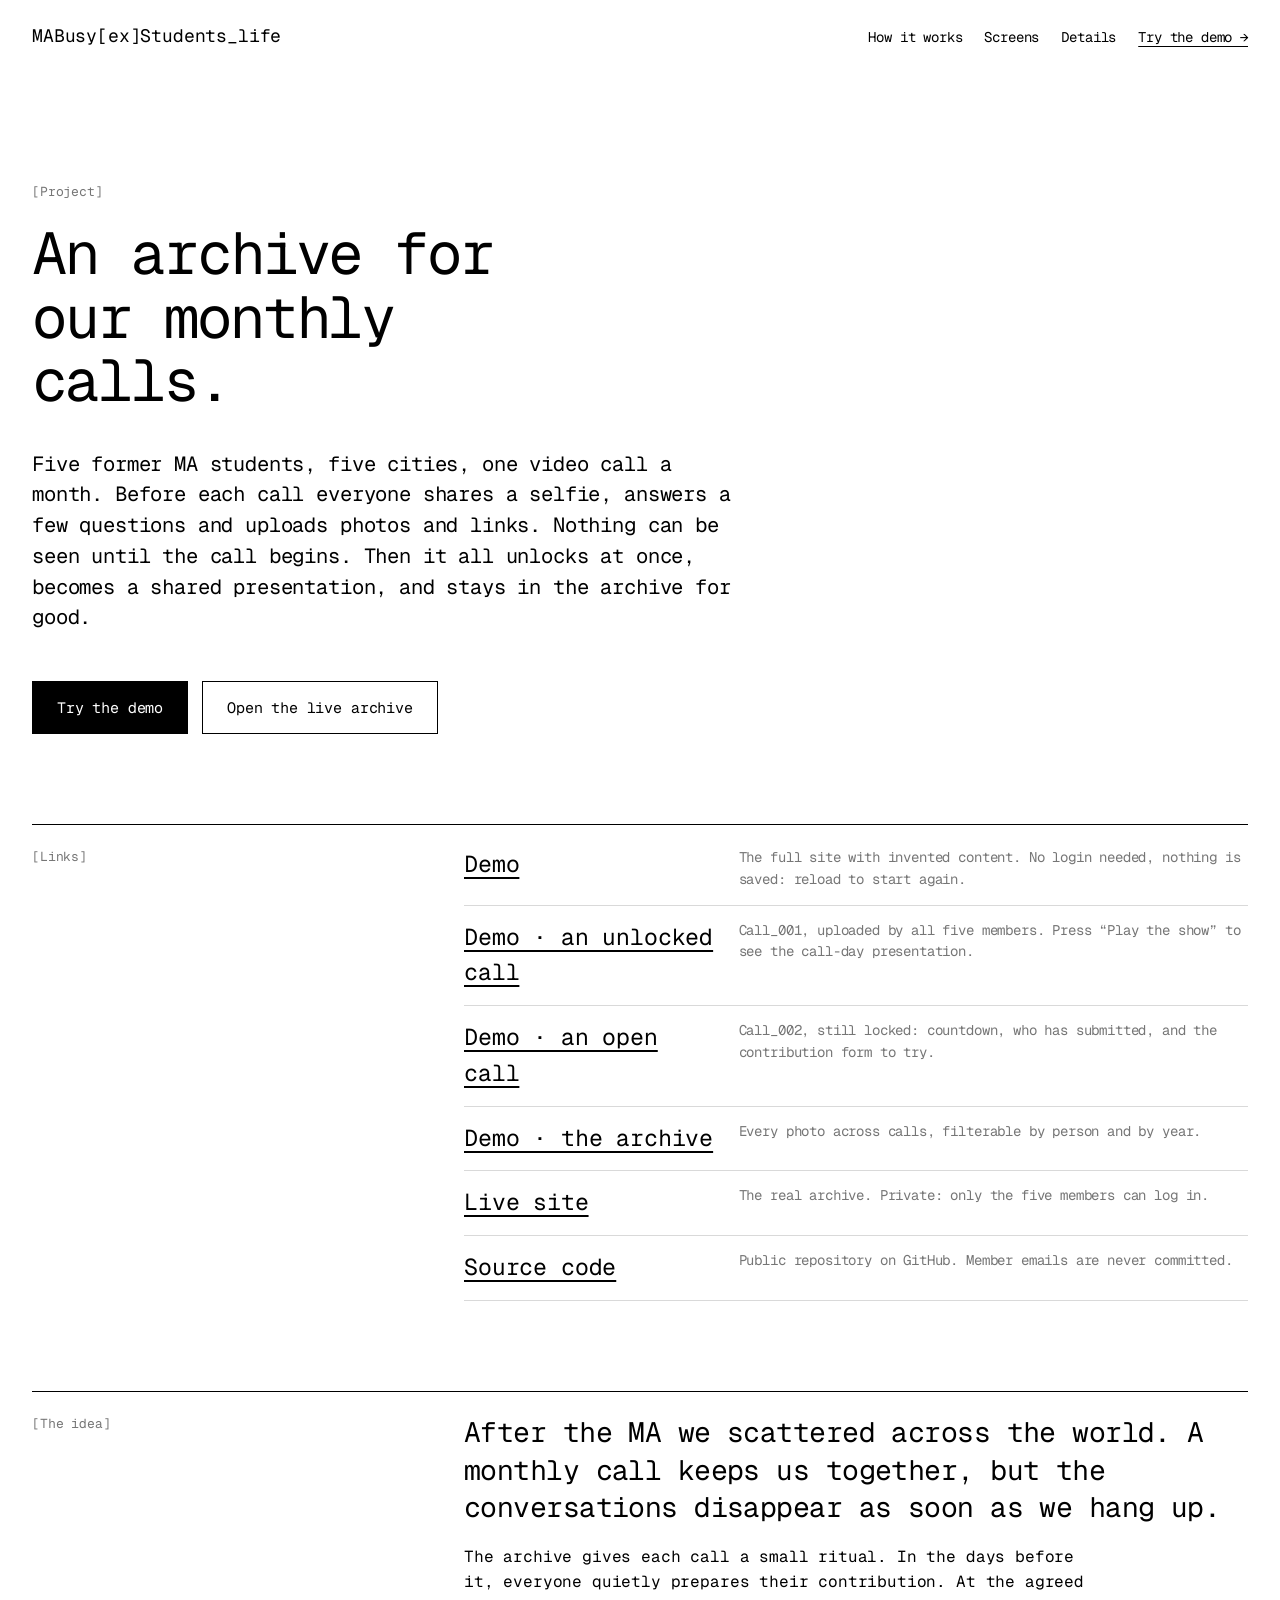
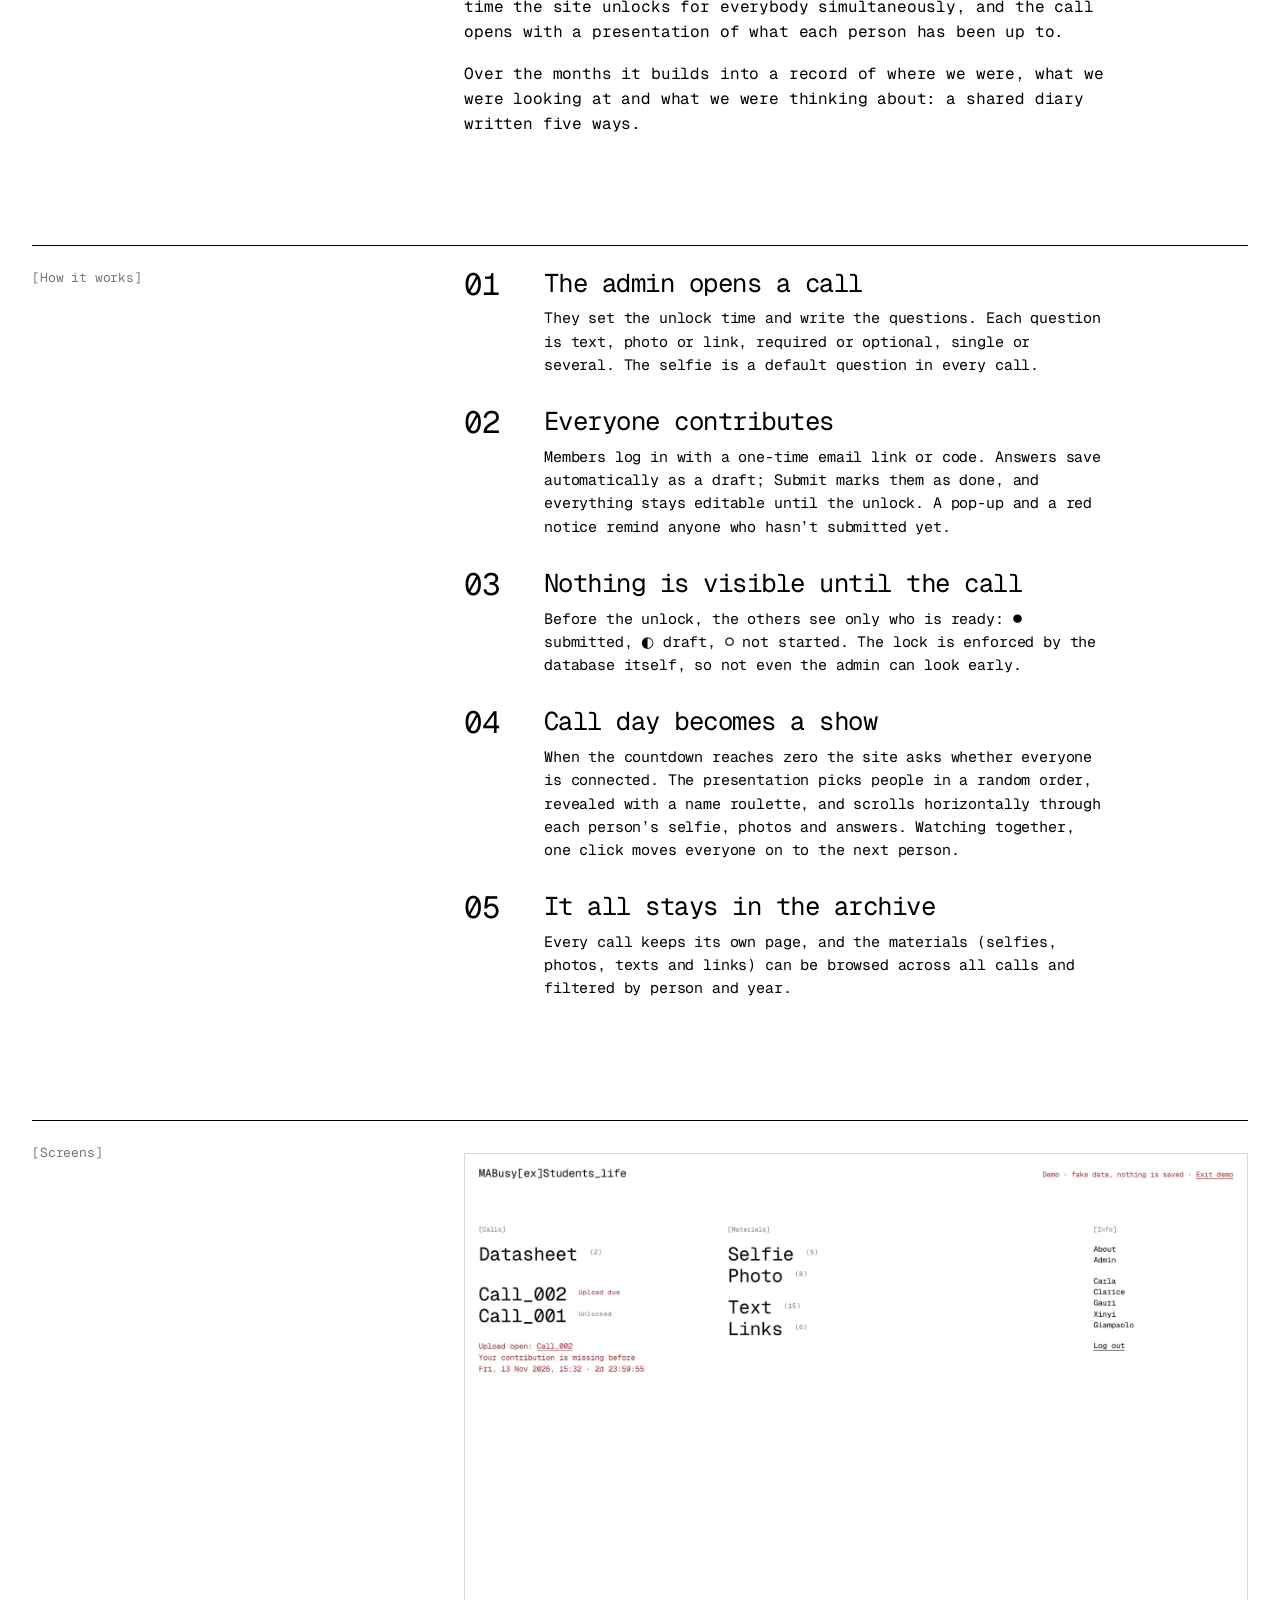
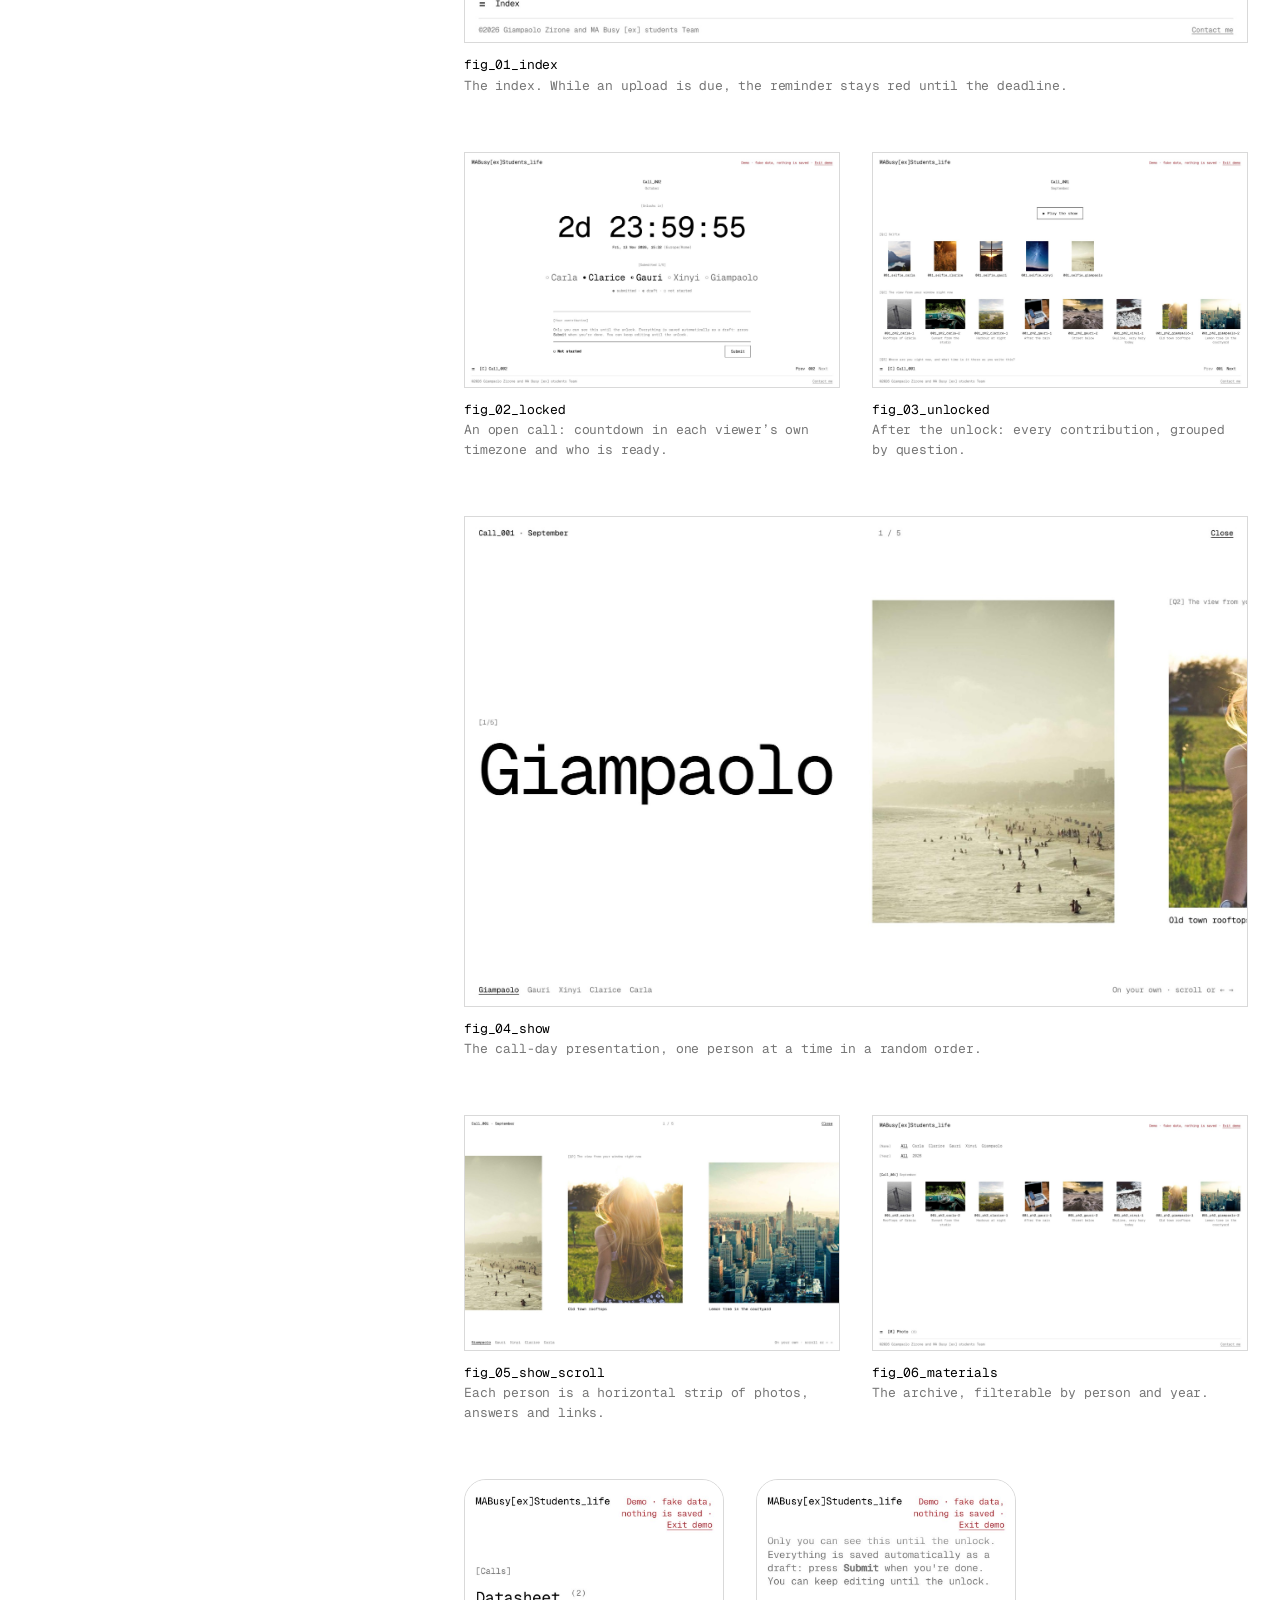
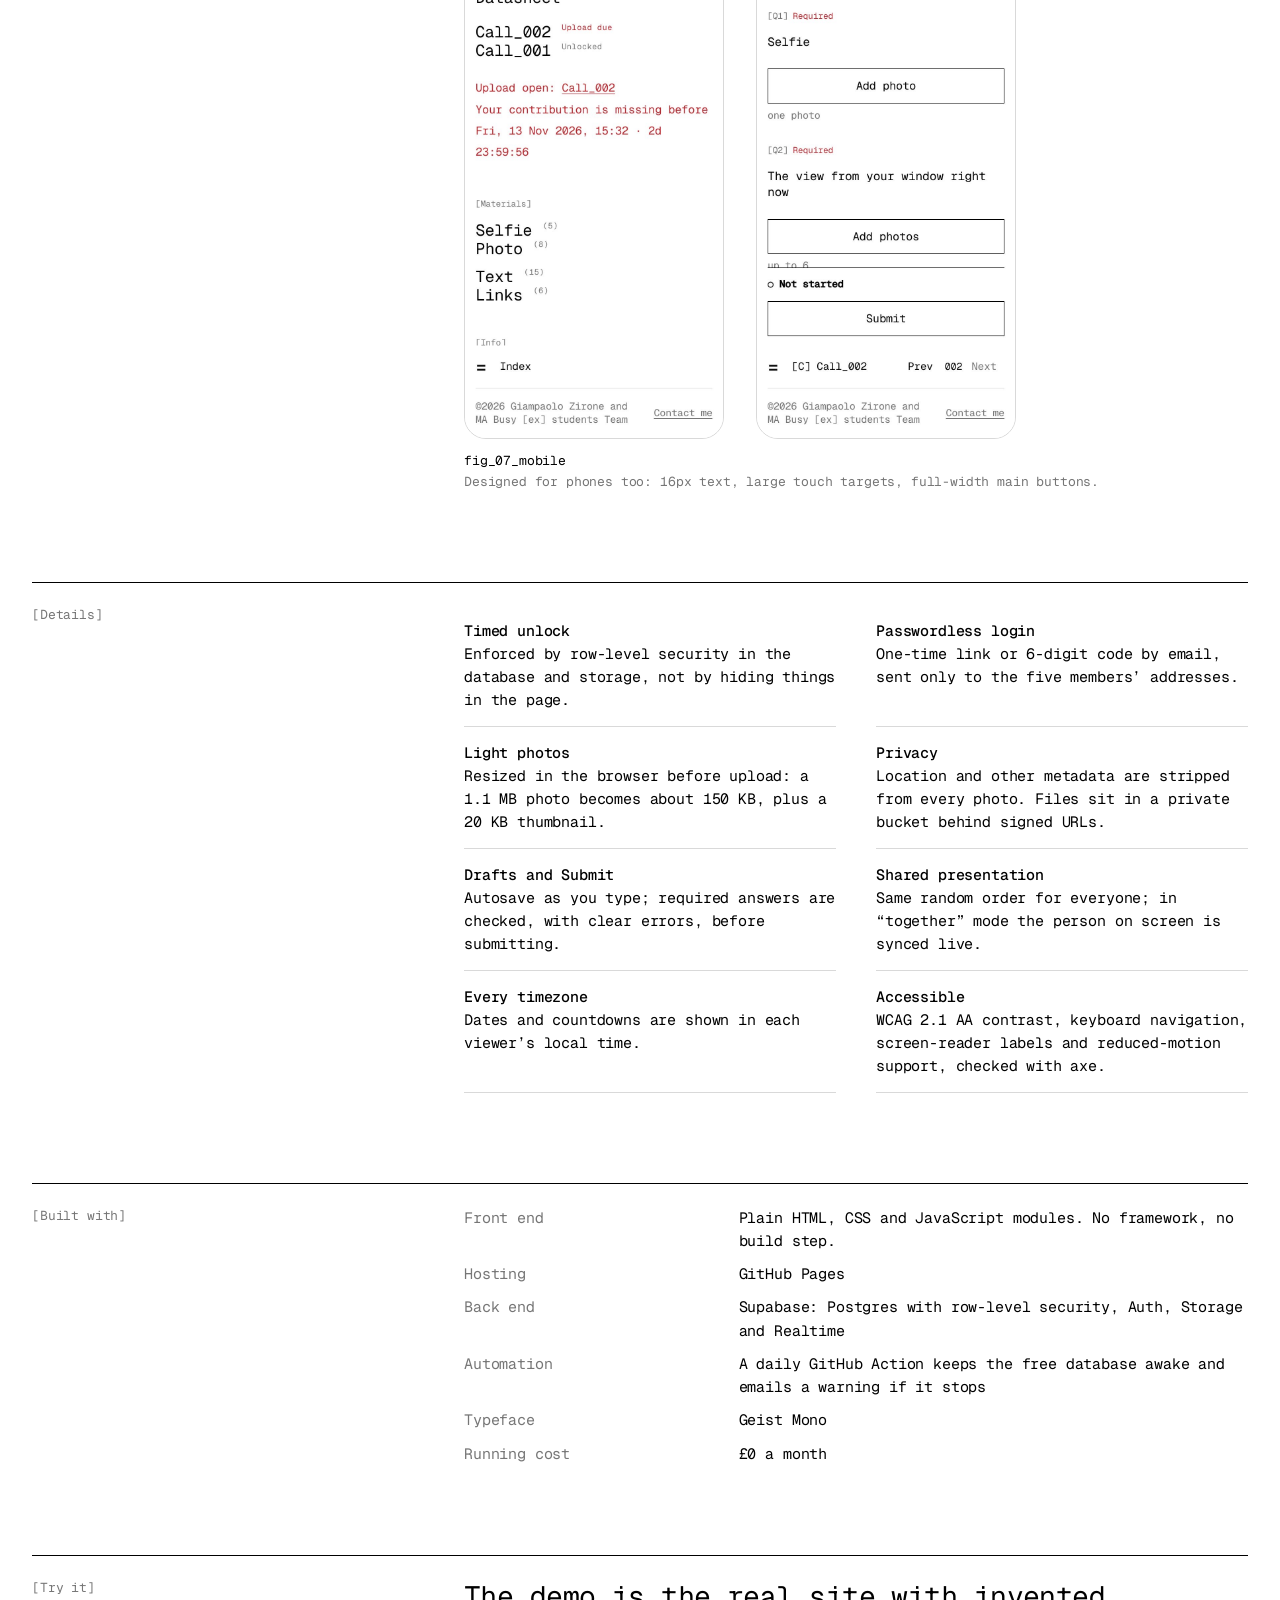
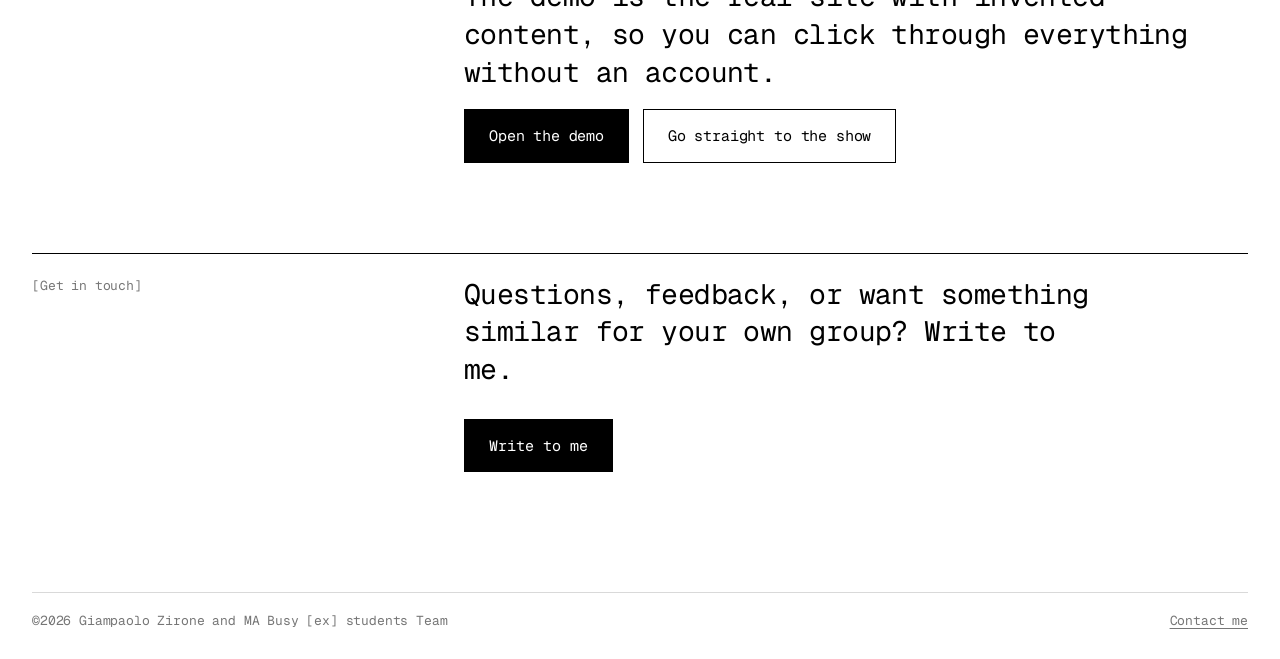
<file: landing/index.html>
<!doctype html>
<html lang="en-GB">
<head>
  <meta charset="utf-8">
  <meta name="viewport" content="width=device-width, initial-scale=1">
  <title>MABusy[ex]Students_life — Project</title>
  <meta name="description" content="A private archive for the monthly video calls of five former MA students living in five different cities. Everything stays locked until the call begins.">
  <meta property="og:title" content="MABusy[ex]Students_life">
  <meta property="og:description" content="A private archive for our monthly calls. Everything stays locked until the call begins.">
  <meta property="og:image" content="https://jumpi00.github.io/mabusy-ex-students-life/landing/img/home.jpg">
  <link rel="icon" href="../favicon.svg" type="image/svg+xml">
  <link rel="preconnect" href="https://fonts.googleapis.com">
  <link rel="preconnect" href="https://fonts.gstatic.com" crossorigin>
  <link rel="stylesheet" href="https://fonts.googleapis.com/css2?family=Geist+Mono:wght@400;500&display=swap">
  <style>
    :root {
      --bg: #ffffff; --fg: #000000; --muted: #767676; --soft: #d9d9d9; --panel: #f0f0f0; --accent: #c4262e;
      --gutter: 32px; --big: clamp(30px, 4.6vw, 64px);
      font-family: "Geist Mono", ui-monospace, Menlo, monospace; font-weight: 400;
      color: var(--fg); background: var(--bg); letter-spacing: -.01em; -webkit-font-smoothing: antialiased;
    }
    * { box-sizing: border-box; }
    html { scroll-behavior: smooth; }
    body { margin: 0; background: var(--bg); font-size: 15px; line-height: 1.55; }
    a { color: inherit; }
    a:hover { opacity: .55; }
    :focus-visible { outline: 2px solid var(--fg); outline-offset: 3px; }
    img { display: block; max-width: 100%; height: auto; }
    .label { font-size: 13px; color: var(--muted); margin: 0 0 20px; font-weight: 400; }
    .muted { color: var(--muted); }

    header.top {
      position: sticky; top: 0; z-index: 10; background: var(--bg);
      display: flex; justify-content: space-between; align-items: baseline; gap: 20px;
      padding: 22px var(--gutter);
    }
    .logo { font-size: 18px; text-decoration: none; }
    .top nav { display: flex; gap: 22px; font-size: 14px; flex-wrap: wrap; justify-content: flex-end; }
    .top nav a { text-decoration: none; }
    .top nav a.go { text-decoration: underline; text-underline-offset: 4px; }

    main { padding: 0 var(--gutter); }
    section { padding: 90px 0 0; }
    .hero { padding-top: 110px; }
    .hero h1 { font-size: var(--big); line-height: 1.08; font-weight: 400; letter-spacing: -.035em; margin: 0 0 36px; max-width: 16ch; }
    .hero .lead { font-size: clamp(17px, 1.6vw, 21px); line-height: 1.5; max-width: 60ch; margin: 0 0 48px; }
    .cta { display: flex; gap: 14px; flex-wrap: wrap; }
    .btn {
      display: inline-flex; align-items: center; justify-content: center; min-height: 52px;
      padding: 14px 24px; border: 1px solid var(--fg); text-decoration: none; font-size: 15px;
    }
    .btn.fill { background: var(--fg); color: var(--bg); }
    .btn:hover { opacity: 1; background: var(--fg); color: var(--bg); }
    .btn.fill:hover { background: var(--bg); color: var(--fg); }

    .cols { display: grid; grid-template-columns: 1fr 2fr; gap: 40px; border-top: 1px solid var(--fg); padding-top: 22px; }
    .cols h2 { font-size: 13px; color: var(--muted); font-weight: 400; margin: 0; }
    .prose p { margin: 0 0 18px; max-width: 64ch; font-size: 16px; }
    .prose p.big { font-size: clamp(20px, 2.2vw, 28px); line-height: 1.35; letter-spacing: -.02em; }

    .links { list-style: none; margin: 0; padding: 0; }
    .links li { display: grid; grid-template-columns: minmax(180px, 1fr) 2fr; gap: 20px; padding: 14px 0; border-bottom: 1px solid var(--soft); }
    .links li:first-child { padding-top: 0; }
    .links a { font-size: clamp(18px, 1.8vw, 24px); text-decoration: underline; text-underline-offset: 5px; overflow-wrap: anywhere; }
    .links span { color: var(--muted); font-size: 14px; }

    .steps { list-style: none; margin: 0; padding: 0; counter-reset: s; }
    .steps li { display: grid; grid-template-columns: 70px 1fr; gap: 10px; padding: 0 0 30px; }
    .steps li::before { counter-increment: s; content: "0" counter(s); font-size: clamp(22px, 2.4vw, 32px); line-height: 1.1; }
    .steps h3 { font-size: clamp(20px, 2vw, 26px); font-weight: 400; margin: 0 0 8px; line-height: 1.2; letter-spacing: -.02em; }
    .steps p { margin: 0; max-width: 62ch; }

    .shots { display: grid; grid-template-columns: repeat(2, 1fr); gap: 56px 32px; margin-top: 10px; }
    .shots figure { margin: 0; }
    .shots figure.wide { grid-column: 1 / -1; }
    .shots img { border: 1px solid var(--soft); background: var(--panel); }
    .shots figcaption { font-size: 13px; margin-top: 12px; }
    .shots figcaption b { font-weight: 400; }
    .shots figcaption span { color: var(--muted); display: block; }
    .phones { display: flex; gap: 32px; align-items: flex-start; }
    .phones img { width: 260px; border-radius: 22px; }

    .features { display: grid; grid-template-columns: repeat(2, 1fr); gap: 0 40px; list-style: none; margin: 0; padding: 0; }
    .features li { padding: 14px 0; border-bottom: 1px solid var(--soft); }
    .features b { font-weight: 500; display: block; }

    dl.spec { display: grid; grid-template-columns: minmax(150px, 1fr) 2fr; gap: 10px 20px; margin: 0; }
    dl.spec dt { color: var(--muted); }
    dl.spec dd { margin: 0; }

    footer {
      margin: 120px var(--gutter) 0; padding: 18px 0 28px; border-top: 1px solid var(--soft);
      display: flex; justify-content: space-between; gap: 16px; color: var(--muted); font-size: 13px;
    }
    footer a { white-space: nowrap; text-underline-offset: 3px; }

    .contact { max-width: 640px; }
    .contact .big { font-size: clamp(20px, 2.2vw, 28px); line-height: 1.35; letter-spacing: -.02em; margin: 0 0 30px; }
    .field { margin: 0 0 22px; }
    .field label { display: block; font-size: 13px; color: var(--muted); margin-bottom: 6px; }
    .field input, .field textarea {
      width: 100%; font: inherit; font-size: 16px; color: var(--fg); background: var(--bg);
      border: 0; border-bottom: 1px solid var(--fg); border-radius: 0; padding: 8px 0; outline: none;
    }
    .field textarea { border: 1px solid var(--soft); padding: 10px 12px; resize: vertical; }
    .field input:focus, .field textarea:focus { border-color: var(--fg); box-shadow: 0 1px 0 var(--fg); }
    .field textarea:focus { box-shadow: none; }
    .hp { position: absolute; left: -9999px; }
    .contact-dialog {
      width: min(560px, calc(100vw - 2 * var(--gutter))); max-height: calc(100dvh - 40px);
      border: 1px solid var(--fg); border-radius: 0; padding: 26px 28px 30px; background: var(--bg); color: var(--fg);
    }
    .contact-dialog::backdrop { background: rgba(255, 255, 255, .88); }
    .contact-dialog .contact { max-width: none; }
    .cd-head { display: flex; justify-content: space-between; align-items: baseline; margin-bottom: 18px; }
    .cd-head .label { margin: 0; }
    .cd-close { background: none; border: 0; padding: 6px 0; font: inherit; font-size: 14px; cursor: pointer; text-decoration: underline; text-underline-offset: 3px; }
    .cd-done .big { font-size: clamp(20px, 2.2vw, 26px); line-height: 1.35; margin: 10px 0 26px; }
    #contact .btn { cursor: pointer; font: inherit; font-size: 15px; }
    .field .opt { color: var(--muted); }
    .send { display: flex; gap: 20px; align-items: center; flex-wrap: wrap; }
    .send .btn { cursor: pointer; font: inherit; font-size: 15px; }
    .status { margin: 0; font-size: 14px; }
    .status.err { color: var(--accent); }

    @media (max-width: 800px) {
      :root { --gutter: 18px; }
      body { font-size: 16px; }
      .top nav a:not(.go) { display: none; }
      .hero { padding-top: 60px; }
      .cta .btn { width: 100%; }
      .cols { grid-template-columns: 1fr; gap: 18px; }
      .links li { grid-template-columns: 1fr; gap: 4px; }
      .shots { grid-template-columns: 1fr; gap: 40px; }
      .phones { gap: 14px; }
      .phones img { width: calc(50% - 7px); border-radius: 14px; }
      .features { grid-template-columns: 1fr; }
      dl.spec { grid-template-columns: 1fr; gap: 2px; }
      dl.spec dd { margin-bottom: 12px; }
      .steps li { grid-template-columns: 52px 1fr; }
      footer { font-size: 14px; }
      .send .btn { width: 100%; }
      #contact .btn, .cd-done .btn { width: 100%; }
      .contact-dialog { padding: 20px 18px 24px; }
      .cd-close { min-height: 44px; font-size: 16px; }
    }
    @media (prefers-reduced-motion: reduce) { html { scroll-behavior: auto; } }
  </style>
</head>
<body>
  <header class="top">
    <a href="#top" class="logo">MABusy[ex]Students_life</a>
    <nav aria-label="Sections">
      <a href="#how">How it works</a>
      <a href="#screens">Screens</a>
      <a href="#details">Details</a>
      <a class="go" href="https://jumpi00.github.io/mabusy-ex-students-life/?demo">Try the demo →</a>
    </nav>
  </header>

  <main id="top">
    <section class="hero">
      <p class="label">[Project]</p>
      <h1>An archive for our monthly calls.</h1>
      <p class="lead">Five former MA students, five cities, one video call a month. Before each call everyone shares a selfie, answers a few questions and uploads photos and links. Nothing can be seen until the call begins. Then it all unlocks at once, becomes a shared presentation, and stays in the archive for good.</p>
      <div class="cta">
        <a class="btn fill" href="https://jumpi00.github.io/mabusy-ex-students-life/?demo">Try the demo</a>
        <a class="btn" href="https://jumpi00.github.io/mabusy-ex-students-life/">Open the live archive</a>
      </div>
    </section>

    <section id="links">
      <div class="cols">
        <h2>[Links]</h2>
        <ul class="links">
          <li>
            <a href="https://jumpi00.github.io/mabusy-ex-students-life/?demo">Demo</a>
            <span>The full site with invented content. No login needed, nothing is saved: reload to start again.</span>
          </li>
          <li>
            <a href="https://jumpi00.github.io/mabusy-ex-students-life/?demo#/call/1">Demo · an unlocked call</a>
            <span>Call_001, uploaded by all five members. Press “Play the show” to see the call-day presentation.</span>
          </li>
          <li>
            <a href="https://jumpi00.github.io/mabusy-ex-students-life/?demo#/call/2">Demo · an open call</a>
            <span>Call_002, still locked: countdown, who has submitted, and the contribution form to try.</span>
          </li>
          <li>
            <a href="https://jumpi00.github.io/mabusy-ex-students-life/?demo#/m/photo">Demo · the archive</a>
            <span>Every photo across calls, filterable by person and by year.</span>
          </li>
          <li>
            <a href="https://jumpi00.github.io/mabusy-ex-students-life/">Live site</a>
            <span>The real archive. Private: only the five members can log in.</span>
          </li>
          <li>
            <a href="https://github.com/jumpi00/mabusy-ex-students-life">Source code</a>
            <span>Public repository on GitHub. Member emails are never committed.</span>
          </li>
        </ul>
      </div>
    </section>

    <section id="idea">
      <div class="cols">
        <h2>[The idea]</h2>
        <div class="prose">
          <p class="big">After the MA we scattered across the world. A monthly call keeps us together, but the conversations disappear as soon as we hang up.</p>
          <p>The archive gives each call a small ritual. In the days before it, everyone quietly prepares their contribution. At the agreed time the site unlocks for everybody simultaneously, and the call opens with a presentation of what each person has been up to.</p>
          <p>Over the months it builds into a record of where we were, what we were looking at and what we were thinking about: a shared diary written five ways.</p>
        </div>
      </div>
    </section>

    <section id="how">
      <div class="cols">
        <h2>[How it works]</h2>
        <ol class="steps">
          <li>
            <div>
              <h3>The admin opens a call</h3>
              <p>They set the unlock time and write the questions. Each question is text, photo or link, required or optional, single or several. The selfie is a default question in every call.</p>
            </div>
          </li>
          <li>
            <div>
              <h3>Everyone contributes</h3>
              <p>Members log in with a one-time email link or code. Answers save automatically as a draft; Submit marks them as done, and everything stays editable until the unlock. A pop-up and a red notice remind anyone who hasn’t submitted yet.</p>
            </div>
          </li>
          <li>
            <div>
              <h3>Nothing is visible until the call</h3>
              <p>Before the unlock, the others see only who is ready: ● submitted, ◐ draft, ○ not started. The lock is enforced by the database itself, so not even the admin can look early.</p>
            </div>
          </li>
          <li>
            <div>
              <h3>Call day becomes a show</h3>
              <p>When the countdown reaches zero the site asks whether everyone is connected. The presentation picks people in a random order, revealed with a name roulette, and scrolls horizontally through each person’s selfie, photos and answers. Watching together, one click moves everyone on to the next person.</p>
            </div>
          </li>
          <li>
            <div>
              <h3>It all stays in the archive</h3>
              <p>Every call keeps its own page, and the materials (selfies, photos, texts and links) can be browsed across all calls and filtered by person and year.</p>
            </div>
          </li>
        </ol>
      </div>
    </section>

    <section id="screens">
      <div class="cols">
        <h2>[Screens]</h2>
        <div class="shots">
          <figure class="wide">
            <img src="img/home.jpg" width="1800" height="1125" alt="Home page: three columns listing calls, materials with counts, and members. A red notice says Call_002 is open and the user's contribution is missing." loading="lazy">
            <figcaption><b>fig_01_index</b><span>The index. While an upload is due, the reminder stays red until the deadline.</span></figcaption>
          </figure>
          <figure>
            <img src="img/call-locked.jpg" width="1800" height="1125" alt="A locked call with a large countdown, the unlock date in the viewer's timezone, and the names of the five members with their submission status." loading="lazy">
            <figcaption><b>fig_02_locked</b><span>An open call: countdown in each viewer’s own timezone and who is ready.</span></figcaption>
          </figure>
          <figure>
            <img src="img/call-unlocked.jpg" width="1800" height="1125" alt="An unlocked call page with a Play the show button and grids of selfies and window photos, each with an archive-style caption." loading="lazy">
            <figcaption><b>fig_03_unlocked</b><span>After the unlock: every contribution, grouped by question.</span></figcaption>
          </figure>
          <figure class="wide">
            <img src="img/show-intro.jpg" width="1800" height="1125" alt="The show: a member's name in very large type next to their selfie, with the next photo visible to the right." loading="lazy">
            <figcaption><b>fig_04_show</b><span>The call-day presentation, one person at a time in a random order.</span></figcaption>
          </figure>
          <figure>
            <img src="img/show-photos.jpg" width="1800" height="1125" alt="The show scrolled sideways to a member's window photos with their captions." loading="lazy">
            <figcaption><b>fig_05_show_scroll</b><span>Each person is a horizontal strip of photos, answers and links.</span></figcaption>
          </figure>
          <figure>
            <img src="img/materials.jpg" width="1800" height="1125" alt="The Photo archive page with filters for name and year above a grid of photos." loading="lazy">
            <figcaption><b>fig_06_materials</b><span>The archive, filterable by person and year.</span></figcaption>
          </figure>
          <figure class="wide">
            <div class="phones">
              <img src="img/mobile-home.jpg" width="780" height="1688" alt="The index on a phone." loading="lazy">
              <img src="img/mobile-form.jpg" width="780" height="1688" alt="The contribution form on a phone, with required questions, large upload buttons and a full-width Submit button." loading="lazy">
            </div>
            <figcaption><b>fig_07_mobile</b><span>Designed for phones too: 16px text, large touch targets, full-width main buttons.</span></figcaption>
          </figure>
        </div>
      </div>
    </section>

    <section id="details">
      <div class="cols">
        <h2>[Details]</h2>
        <ul class="features">
          <li><b>Timed unlock</b>Enforced by row-level security in the database and storage, not by hiding things in the page.</li>
          <li><b>Passwordless login</b>One-time link or 6-digit code by email, sent only to the five members’ addresses.</li>
          <li><b>Light photos</b>Resized in the browser before upload: a 1.1 MB photo becomes about 150 KB, plus a 20 KB thumbnail.</li>
          <li><b>Privacy</b>Location and other metadata are stripped from every photo. Files sit in a private bucket behind signed URLs.</li>
          <li><b>Drafts and Submit</b>Autosave as you type; required answers are checked, with clear errors, before submitting.</li>
          <li><b>Shared presentation</b>Same random order for everyone; in “together” mode the person on screen is synced live.</li>
          <li><b>Every timezone</b>Dates and countdowns are shown in each viewer’s local time.</li>
          <li><b>Accessible</b>WCAG 2.1 AA contrast, keyboard navigation, screen-reader labels and reduced-motion support, checked with axe.</li>
        </ul>
      </div>
    </section>

    <section id="built">
      <div class="cols">
        <h2>[Built with]</h2>
        <dl class="spec">
          <dt>Front end</dt><dd>Plain HTML, CSS and JavaScript modules. No framework, no build step.</dd>
          <dt>Hosting</dt><dd>GitHub Pages</dd>
          <dt>Back end</dt><dd>Supabase: Postgres with row-level security, Auth, Storage and Realtime</dd>
          <dt>Automation</dt><dd>A daily GitHub Action keeps the free database awake and emails a warning if it stops</dd>
          <dt>Typeface</dt><dd>Geist Mono</dd>
          <dt>Running cost</dt><dd>£0 a month</dd>
        </dl>
      </div>
    </section>

    <section id="try">
      <div class="cols">
        <h2>[Try it]</h2>
        <div class="prose">
          <p class="big">The demo is the real site with invented content, so you can click through everything without an account.</p>
          <div class="cta">
            <a class="btn fill" href="https://jumpi00.github.io/mabusy-ex-students-life/?demo">Open the demo</a>
            <a class="btn" href="https://jumpi00.github.io/mabusy-ex-students-life/?demo#/call/1">Go straight to the show</a>
          </div>
        </div>
      </div>
    </section>

    <section id="contact">
      <div class="cols">
        <h2>[Get in touch]</h2>
        <div class="contact">
          <p class="big">Questions, feedback, or want something similar for your own group? Write to me.</p>
          <button type="button" class="btn fill" id="open-contact" aria-haspopup="dialog">Write to me</button>
          <noscript><p><a href="mailto:hello@giampaolozirone.com">hello@giampaolozirone.com</a></p></noscript>
        </div>
      </div>
    </section>
  </main>

  <dialog class="contact-dialog" id="contact-dialog" aria-labelledby="cd-title">
    <div class="cd-head">
      <p class="label" id="cd-title">[Get in touch]</p>
      <button type="button" class="cd-close" id="close-contact" aria-label="Close">Close</button>
    </div>
    <form class="contact" id="contact-form" action="https://formspree.io/f/mrpqzgkj" method="POST">
      <input type="hidden" name="_subject" value="MABusy[ex]Students_life · landing page">
      <div class="field">
        <label for="cf-name">Name</label>
        <input id="cf-name" name="name" type="text" autocomplete="name" required>
      </div>
      <div class="field">
        <label for="cf-email">Email <span class="opt">(optional, if you'd like a reply)</span></label>
        <input id="cf-email" name="email" type="email" autocomplete="email">
      </div>
      <div class="field">
        <label for="cf-message">Message</label>
        <textarea id="cf-message" name="message" rows="5" required></textarea>
      </div>
      <p class="hp" aria-hidden="true"><label>Leave this empty <input type="text" name="_gotcha" tabindex="-1" autocomplete="off"></label></p>
      <div class="send">
        <button class="btn fill" type="submit">Send message</button>
        <p class="status" id="cf-status" role="status" aria-live="polite"></p>
      </div>
    </form>
    <div class="cd-done" id="cd-done" hidden>
      <p class="big">Thank you, your message has been sent.</p>
      <button type="button" class="btn" id="done-contact">Close</button>
    </div>
  </dialog>

  <footer>
    <span>©2026 Giampaolo Zirone and MA Busy [ex] students Team</span>
    <a href="mailto:hello@giampaolozirone.com?subject=MABusy%5Bex%5DStudents_life%20-%20">Contact me</a>
  </footer>
  <script>
    // "Write to me" opens the form in a native dialog (focus trap + Esc for free),
    // and it is sent through Formspree without leaving the page.
    const dialog = document.getElementById('contact-dialog');
    const form = document.getElementById('contact-form');
    const status = document.getElementById('cf-status');
    const done = document.getElementById('cd-done');
    document.getElementById('open-contact').addEventListener('click', () => {
      form.hidden = false; done.hidden = true;
      status.className = 'status'; status.textContent = '';
      dialog.showModal();
      document.getElementById('cf-name').focus();
    });
    document.getElementById('close-contact').addEventListener('click', () => dialog.close());
    document.getElementById('done-contact').addEventListener('click', () => dialog.close());
    dialog.addEventListener('click', e => {  // close only on a click outside the box (the backdrop)
      if (e.target !== dialog) return;
      const r = dialog.getBoundingClientRect();
      if (e.clientX < r.left || e.clientX > r.right || e.clientY < r.top || e.clientY > r.bottom) dialog.close();
    });
    form.addEventListener('submit', async e => {
      e.preventDefault();
      const btn = form.querySelector('button[type=submit]');
      btn.disabled = true;
      status.className = 'status';
      status.textContent = 'Sending…';
      try {
        const res = await fetch(form.action, { method: 'POST', body: new FormData(form), headers: { Accept: 'application/json' } });
        if (!res.ok) {
          const data = await res.json().catch(() => ({}));
          throw new Error(data.errors?.map(x => x.message).join(', ') || 'The message could not be sent.');
        }
        form.reset();
        form.hidden = true; done.hidden = false;
        document.getElementById('done-contact').focus();
      } catch (err) {
        status.className = 'status err';
        status.textContent = `${err.message} Please try again, or email hello@giampaolozirone.com.`;
      } finally {
        btn.disabled = false;
      }
    });
  </script>
</body>
</html>
</file>
